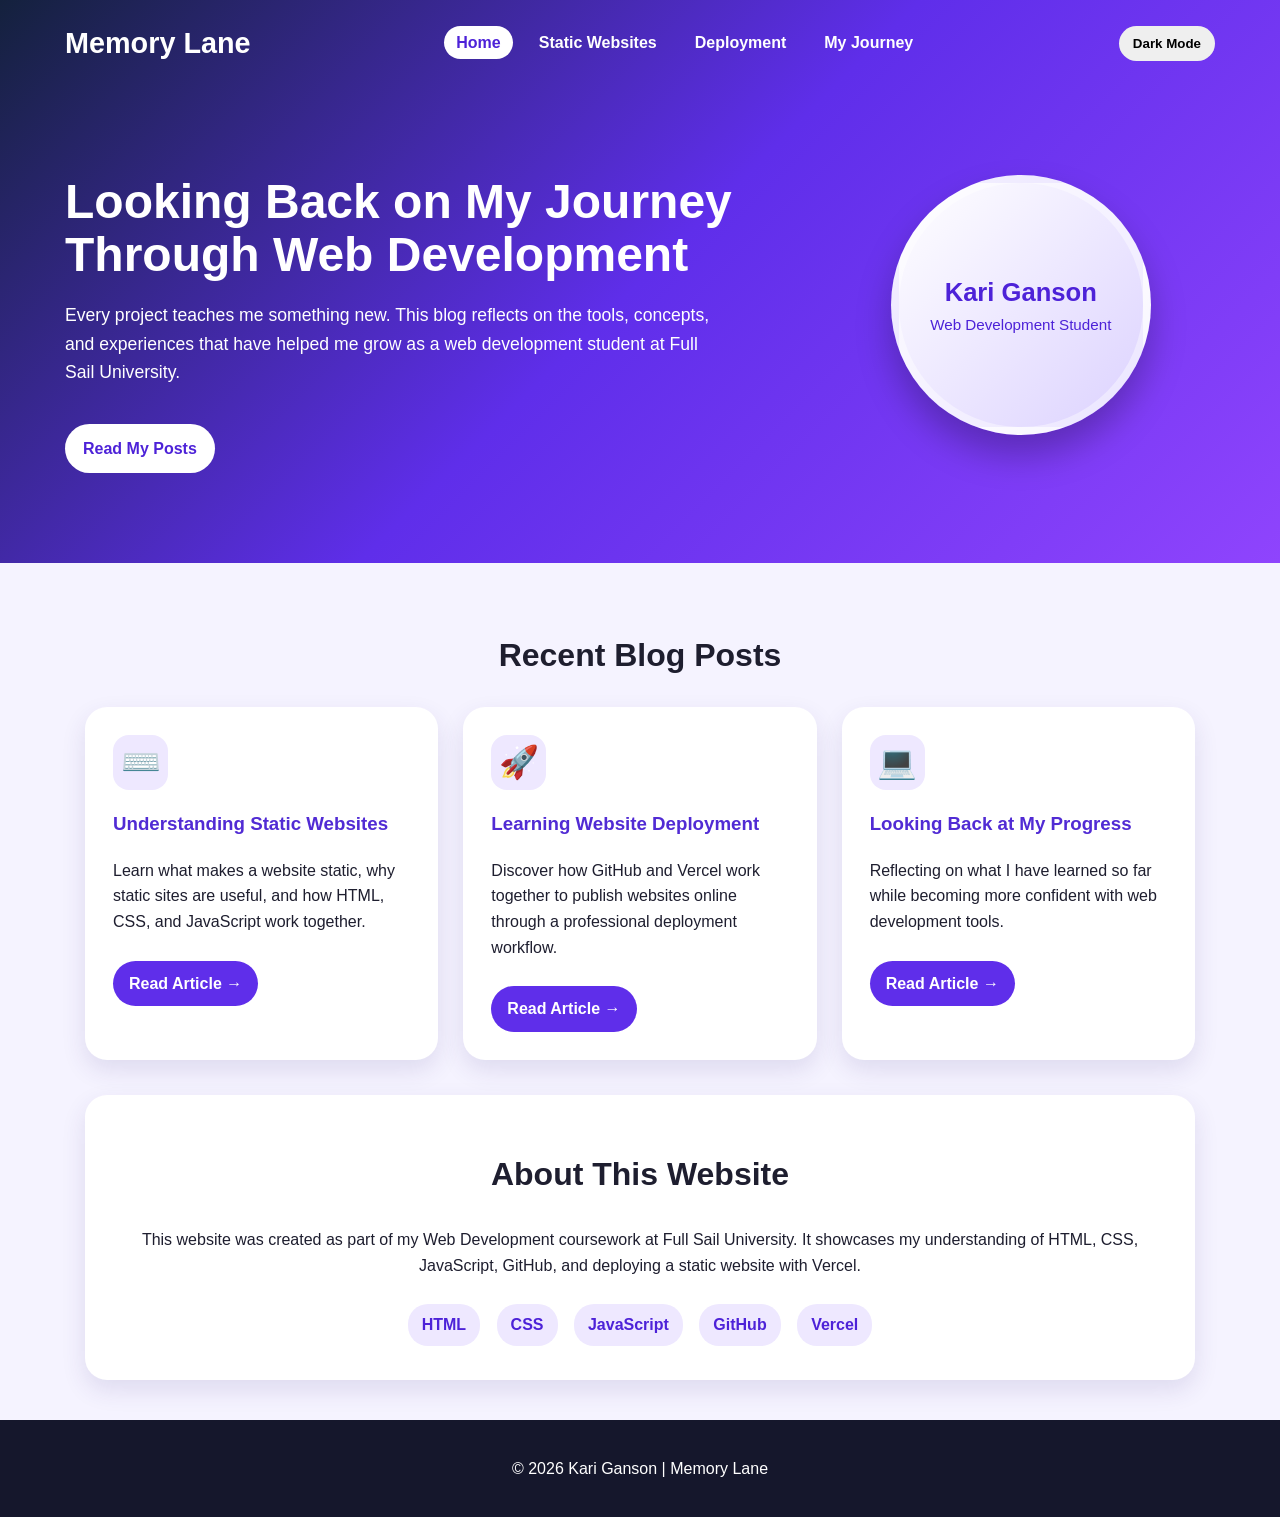
<file: index.html>
<!doctype html>
<html lang="en">
  <head>
    <meta charset="UTF-8" />
    <meta name="viewport" content="width=device-width, initial-scale=1.0" />
    <title>Memory Lane | Web Development Journal</title>
    <link rel="stylesheet" href="styles.css" />
  </head>
  <body>
    <header class="site-header">
      <nav class="navbar">
        <h1 class="logo">Memory Lane</h1>

        <ul>
          <li><a class="active" href="index.html">Home</a></li>
          <li><a href="post1.html">Static Websites</a></li>
          <li><a href="post2.html">Deployment</a></li>
          <li><a href="post3.html">My Journey</a></li>
        </ul>

        <button id="themeToggle">Dark Mode</button>
      </nav>

      <section class="hero">
        <div class="hero-text">
          <h2>Looking Back on My Journey Through Web Development</h2>
          <p>
            Every project teaches me something new. This blog reflects on the
            tools, concepts, and experiences that have helped me grow as a web
            development student at Full Sail University.
          </p>
          <a class="hero-btn" href="#posts">Read My Posts</a>
        </div>

        <div class="hero-image">
          <div class="photo-placeholder">
            <p>Kari Ganson</p>
            <span>Web Development Student</span>
          </div>
        </div>
      </section>
    </header>

    <main>
      <section id="posts" class="posts">
        <h2>Recent Blog Posts</h2>

        <div class="cards">
          <article class="card">
            <div class="icon">⌨️</div>
            <h3>Understanding Static Websites</h3>
            <p>
              Learn what makes a website static, why static sites are useful,
              and how HTML, CSS, and JavaScript work together.
            </p>
            <a href="post1.html">Read Article →</a>
          </article>

          <article class="card">
            <div class="icon">🚀</div>
            <h3>Learning Website Deployment</h3>
            <p>
              Discover how GitHub and Vercel work together to publish websites
              online through a professional deployment workflow.
            </p>
            <a href="post2.html">Read Article →</a>
          </article>

          <article class="card">
            <div class="icon">💻</div>
            <h3>Looking Back at My Progress</h3>
            <p>
              Reflecting on what I have learned so far while becoming more
              confident with web development tools.
            </p>
            <a href="post3.html">Read Article →</a>
          </article>
        </div>
      </section>

      <section class="about">
        <h2>About This Website</h2>
        <p>
          This website was created as part of my Web Development coursework at
          Full Sail University. It showcases my understanding of HTML, CSS,
          JavaScript, GitHub, and deploying a static website with Vercel.
        </p>

        <div class="skills">
          <span>HTML</span>
          <span>CSS</span>
          <span>JavaScript</span>
          <span>GitHub</span>
          <span>Vercel</span>
        </div>
      </section>
    </main>

    <footer>
      <p>© 2026 Kari Ganson | Memory Lane</p>
    </footer>

    <script src="script.js"></script>
  </body>
</html>
</file>
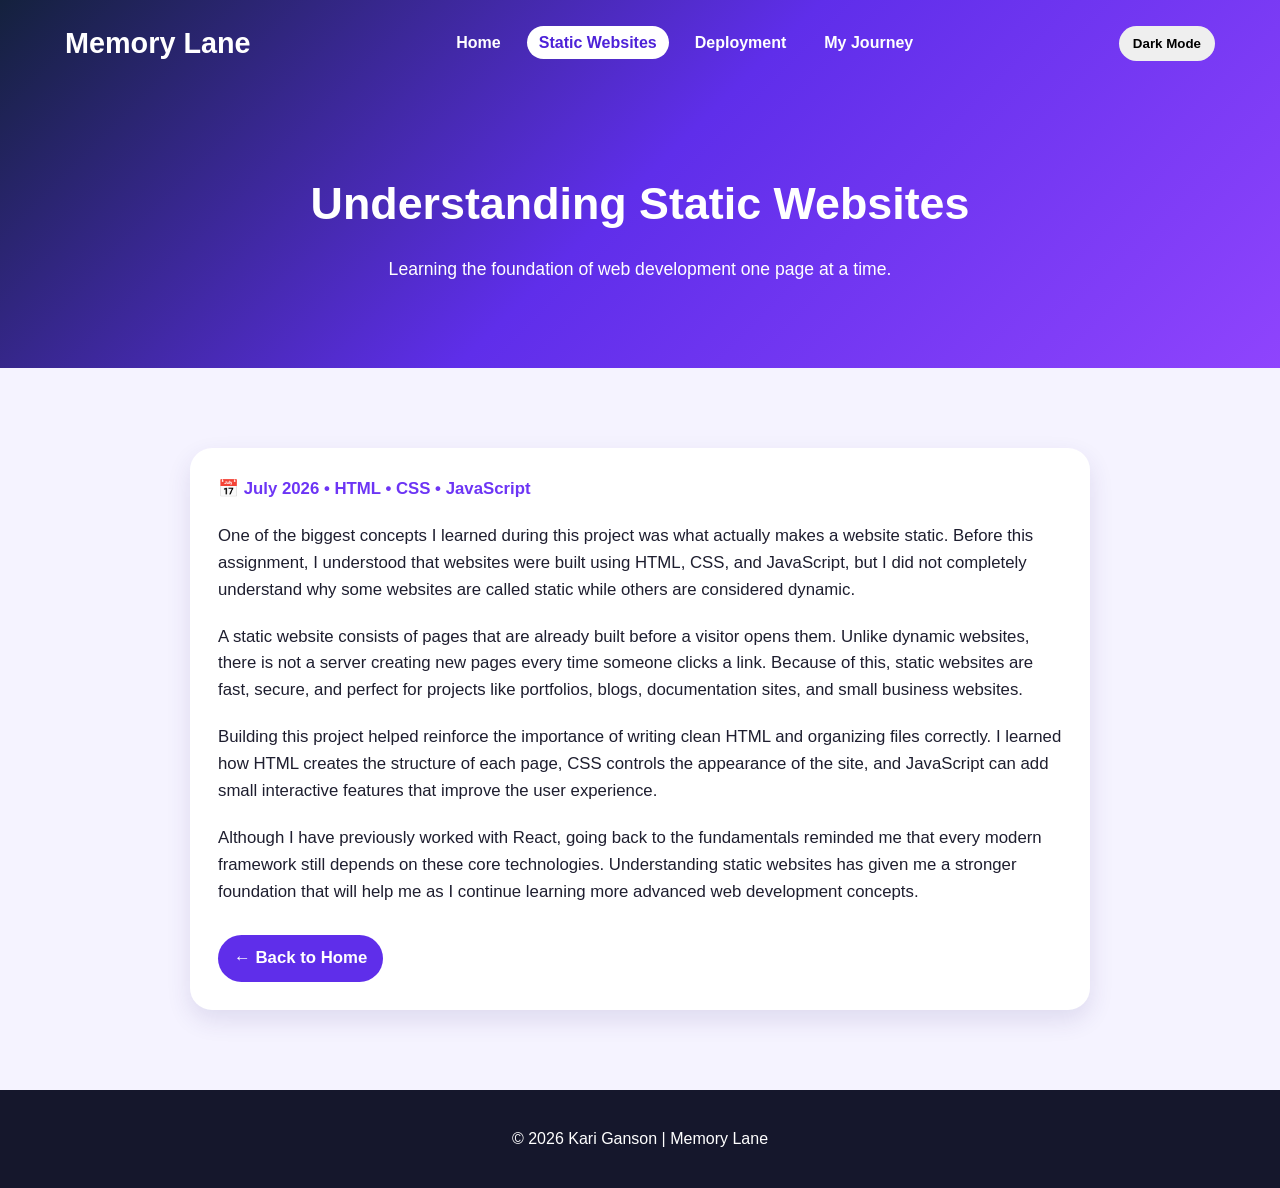
<file: post1.html>
<!doctype html>
<html lang="en">
  <head>
    <meta charset="UTF-8" />
    <meta name="viewport" content="width=device-width, initial-scale=1.0" />
    <title>Understanding Static Websites | Memory Lane</title>
    <link rel="stylesheet" href="styles.css" />
  </head>
  <body>
    <header class="site-header">
      <nav class="navbar">
        <h1 class="logo">Memory Lane</h1>

        <ul>
          <li><a href="index.html">Home</a></li>
          <li><a class="active" href="post1.html">Static Websites</a></li>
          <li><a href="post2.html">Deployment</a></li>
          <li><a href="post3.html">My Journey</a></li>
        </ul>

        <button id="themeToggle">Dark Mode</button>
      </nav>

      <section class="post-hero">
        <h2>Understanding Static Websites</h2>
        <p>Learning the foundation of web development one page at a time.</p>
      </section>
    </header>

    <main>
      <article class="post-page">
        <div class="post-meta">📅 July 2026 • HTML • CSS • JavaScript</div>

        <p>
          One of the biggest concepts I learned during this project was what
          actually makes a website static. Before this assignment, I understood
          that websites were built using HTML, CSS, and JavaScript, but I did
          not completely understand why some websites are called static while
          others are considered dynamic.
        </p>

        <p>
          A static website consists of pages that are already built before a
          visitor opens them. Unlike dynamic websites, there is not a server
          creating new pages every time someone clicks a link. Because of this,
          static websites are fast, secure, and perfect for projects like
          portfolios, blogs, documentation sites, and small business websites.
        </p>

        <p>
          Building this project helped reinforce the importance of writing clean
          HTML and organizing files correctly. I learned how HTML creates the
          structure of each page, CSS controls the appearance of the site, and
          JavaScript can add small interactive features that improve the user
          experience.
        </p>

        <p>
          Although I have previously worked with React, going back to the
          fundamentals reminded me that every modern framework still depends on
          these core technologies. Understanding static websites has given me a
          stronger foundation that will help me as I continue learning more
          advanced web development concepts.
        </p>

        <a class="back-link" href="index.html">← Back to Home</a>
      </article>
    </main>

    <footer>
      <p>© 2026 Kari Ganson | Memory Lane</p>
    </footer>

    <script src="script.js"></script>
  </body>
</html>
</file>
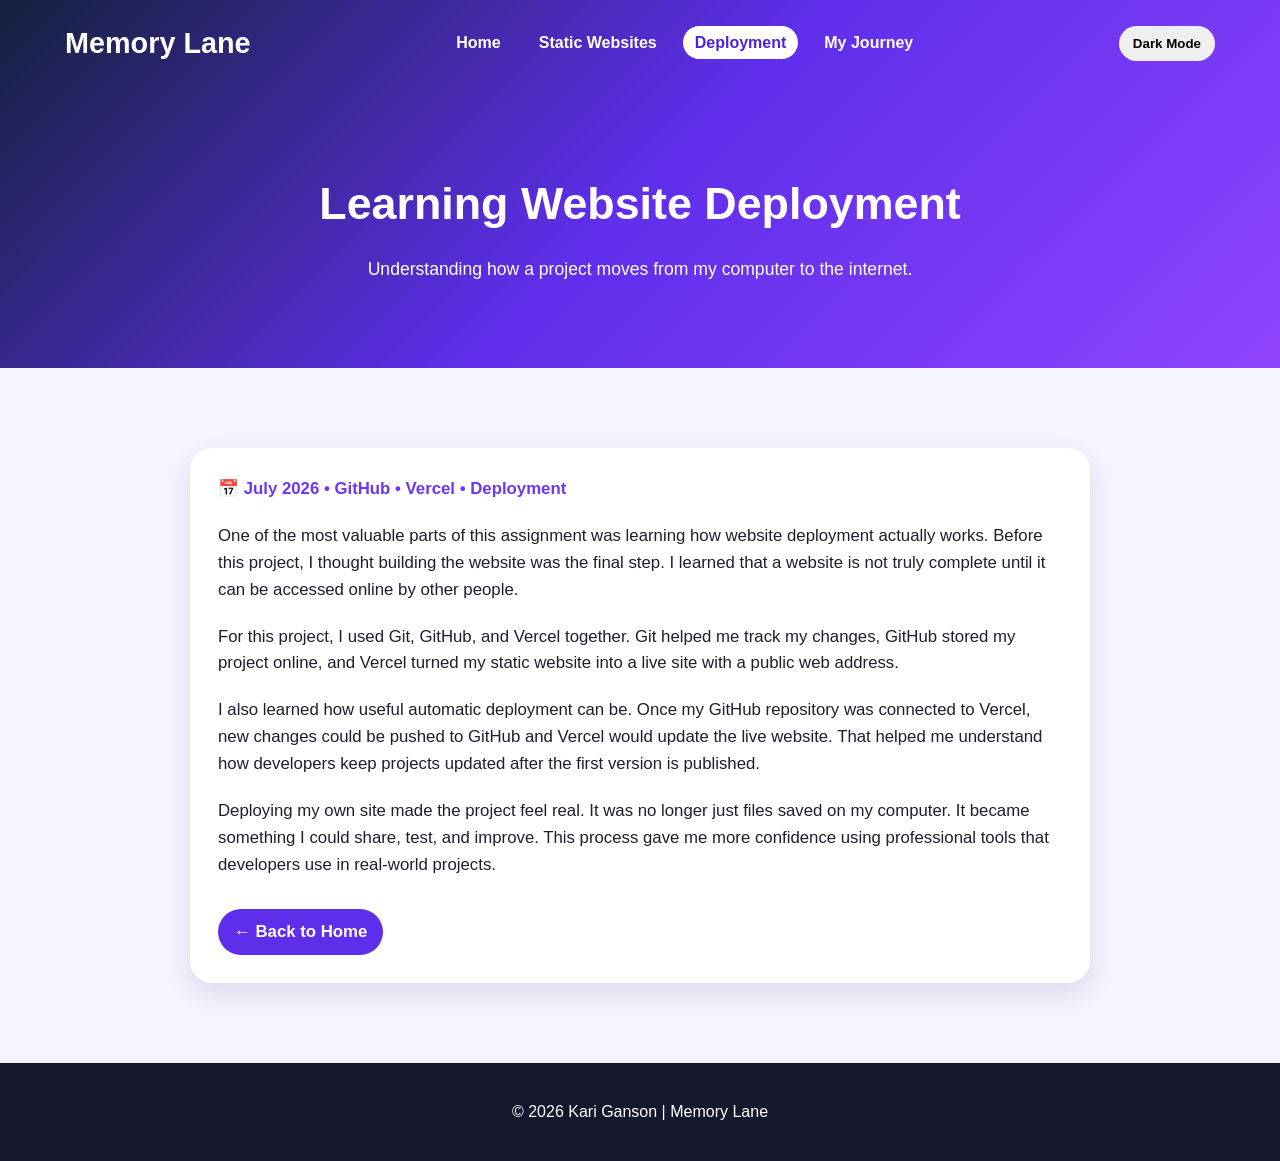
<file: post2.html>
<!doctype html>
<html lang="en">
  <head>
    <meta charset="UTF-8" />
    <meta name="viewport" content="width=device-width, initial-scale=1.0" />
    <title>Learning Website Deployment | Memory Lane</title>
    <link rel="stylesheet" href="styles.css" />
  </head>
  <body>
    <header class="site-header">
      <nav class="navbar">
        <h1 class="logo">Memory Lane</h1>

        <ul>
          <li><a href="index.html">Home</a></li>
          <li><a href="post1.html">Static Websites</a></li>
          <li><a class="active" href="post2.html">Deployment</a></li>
          <li><a href="post3.html">My Journey</a></li>
        </ul>

        <button id="themeToggle">Dark Mode</button>
      </nav>

      <section class="post-hero">
        <h2>Learning Website Deployment</h2>
        <p>
          Understanding how a project moves from my computer to the internet.
        </p>
      </section>
    </header>

    <main>
      <article class="post-page">
        <div class="post-meta">📅 July 2026 • GitHub • Vercel • Deployment</div>

        <p>
          One of the most valuable parts of this assignment was learning how
          website deployment actually works. Before this project, I thought
          building the website was the final step. I learned that a website is
          not truly complete until it can be accessed online by other people.
        </p>

        <p>
          For this project, I used Git, GitHub, and Vercel together. Git helped
          me track my changes, GitHub stored my project online, and Vercel
          turned my static website into a live site with a public web address.
        </p>

        <p>
          I also learned how useful automatic deployment can be. Once my GitHub
          repository was connected to Vercel, new changes could be pushed to
          GitHub and Vercel would update the live website. That helped me
          understand how developers keep projects updated after the first
          version is published.
        </p>

        <p>
          Deploying my own site made the project feel real. It was no longer
          just files saved on my computer. It became something I could share,
          test, and improve. This process gave me more confidence using
          professional tools that developers use in real-world projects.
        </p>

        <a class="back-link" href="index.html">← Back to Home</a>
      </article>
    </main>

    <footer>
      <p>© 2026 Kari Ganson | Memory Lane</p>
    </footer>

    <script src="script.js"></script>
  </body>
</html>
</file>
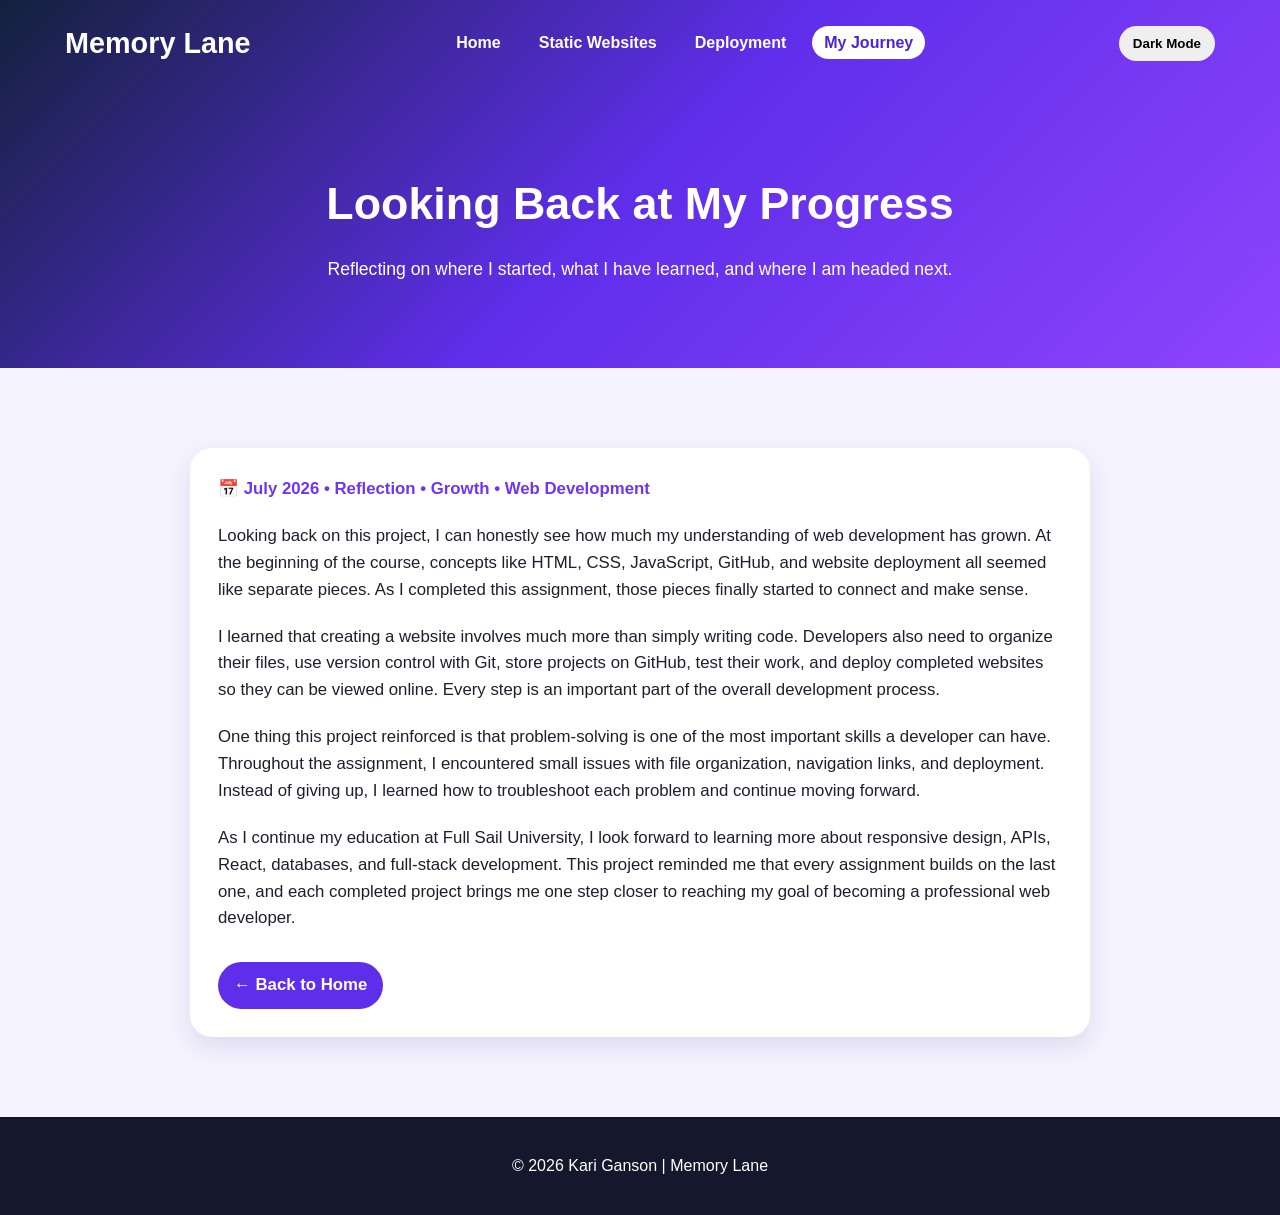
<file: post3.html>
<!doctype html>
<html lang="en">
  <head>
    <meta charset="UTF-8" />
    <meta name="viewport" content="width=device-width, initial-scale=1.0" />
    <title>Looking Back at My Progress | Memory Lane</title>
    <link rel="stylesheet" href="styles.css" />
  </head>
  <body>
    <header class="site-header">
      <nav class="navbar">
        <h1 class="logo">Memory Lane</h1>

        <ul>
          <li><a href="index.html">Home</a></li>
          <li><a href="post1.html">Static Websites</a></li>
          <li><a href="post2.html">Deployment</a></li>
          <li><a class="active" href="post3.html">My Journey</a></li>
        </ul>

        <button id="themeToggle">Dark Mode</button>
      </nav>

      <section class="post-hero">
        <h2>Looking Back at My Progress</h2>
        <p>
          Reflecting on where I started, what I have learned, and where I am
          headed next.
        </p>
      </section>
    </header>

    <main>
      <article class="post-page">
        <div class="post-meta">
          📅 July 2026 • Reflection • Growth • Web Development
        </div>

        <p>
          Looking back on this project, I can honestly see how much my
          understanding of web development has grown. At the beginning of the
          course, concepts like HTML, CSS, JavaScript, GitHub, and website
          deployment all seemed like separate pieces. As I completed this
          assignment, those pieces finally started to connect and make sense.
        </p>

        <p>
          I learned that creating a website involves much more than simply
          writing code. Developers also need to organize their files, use
          version control with Git, store projects on GitHub, test their work,
          and deploy completed websites so they can be viewed online. Every step
          is an important part of the overall development process.
        </p>

        <p>
          One thing this project reinforced is that problem-solving is one of
          the most important skills a developer can have. Throughout the
          assignment, I encountered small issues with file organization,
          navigation links, and deployment. Instead of giving up, I learned how
          to troubleshoot each problem and continue moving forward.
        </p>

        <p>
          As I continue my education at Full Sail University, I look forward to
          learning more about responsive design, APIs, React, databases, and
          full-stack development. This project reminded me that every assignment
          builds on the last one, and each completed project brings me one step
          closer to reaching my goal of becoming a professional web developer.
        </p>

        <a class="back-link" href="index.html">← Back to Home</a>
      </article>
    </main>

    <footer>
      <p>© 2026 Kari Ganson | Memory Lane</p>
    </footer>

    <script src="script.js"></script>
  </body>
</html>
</file>
<file: styles.css>
* {
  box-sizing: border-box;
}

body {
  margin: 0;
  font-family: Arial, Helvetica, sans-serif;
  background: #f5f3ff;
  color: #1e1e2f;
  line-height: 1.6;
  animation: fadeIn 0.6s ease-in;
}

.site-header {
  background: linear-gradient(135deg, #14213d, #5f2eea, #8f44fd);
  color: white;
  padding: 20px;
}

.navbar {
  max-width: 1150px;
  margin: auto;
  display: flex;
  align-items: center;
  justify-content: space-between;
  gap: 18px;
}

.logo {
  font-size: 1.8rem;
  margin: 0;
}

.navbar ul {
  list-style: none;
  display: flex;
  gap: 14px;
  padding: 0;
  margin: 0;
}

.navbar a {
  color: white;
  text-decoration: none;
  font-weight: bold;
  padding: 8px 12px;
  border-radius: 20px;
}

.navbar a:hover,
.navbar a.active {
  background: white;
  color: #4d22d8;
  text-decoration: none;
}

#themeToggle {
  border: none;
  border-radius: 25px;
  padding: 10px 14px;
  cursor: pointer;
  font-weight: bold;
}

#themeToggle:hover {
  background: #eee8ff;
}

.hero {
  max-width: 1150px;
  margin: auto;
  padding: 70px 0;
  display: grid;
  grid-template-columns: 1.3fr 0.7fr;
  gap: 40px;
  align-items: center;
}

.hero h2 {
  font-size: 3rem;
  line-height: 1.1;
  margin-bottom: 20px;
}

.hero p {
  font-size: 1.1rem;
  max-width: 650px;
}

.hero-btn {
  display: inline-block;
  margin-top: 20px;
  background: white;
  color: #4d22d8;
  text-decoration: none;
  font-weight: bold;
  padding: 12px 18px;
  border-radius: 28px;
}

.hero-btn:hover {
  background: #eee8ff;
}

.hero-image {
  display: flex;
  justify-content: center;
}

.photo-placeholder {
  width: 260px;
  height: 260px;
  border-radius: 50%;
  background: linear-gradient(135deg, #ffffff, #dcd2ff);
  color: #4d22d8;
  display: flex;
  flex-direction: column;
  align-items: center;
  justify-content: center;
  border: 8px solid rgba(255, 255, 255, 0.4);
  text-align: center;
  box-shadow: 0 20px 35px rgba(0, 0, 0, 0.25);
}

.photo-placeholder p {
  font-size: 1.6rem;
  font-weight: bold;
  margin: 0;
}

.photo-placeholder span {
  font-size: 0.95rem;
}

.post-hero {
  max-width: 900px;
  margin: auto;
  padding: 65px 20px;
  text-align: center;
}

.post-hero h2 {
  font-size: 2.8rem;
  margin-bottom: 15px;
}

.post-hero p {
  font-size: 1.1rem;
  max-width: 700px;
  margin: auto;
}

main {
  max-width: 1150px;
  margin: auto;
  padding: 40px 20px;
}

.posts h2,
.about h2 {
  text-align: center;
  font-size: 2rem;
}

.cards {
  display: grid;
  grid-template-columns: repeat(3, 1fr);
  gap: 25px;
  margin-top: 25px;
}

.card,
.about,
.post-page {
  background: white;
  border-radius: 22px;
  padding: 28px;
  box-shadow: 0 10px 25px rgba(60, 40, 120, 0.12);
}

.card {
  transition: transform 0.25s ease, box-shadow 0.25s ease;
}

.card:hover {
  transform: translateY(-8px);
  box-shadow: 0 16px 35px rgba(60, 40, 120, 0.2);
}

.card .icon {
  background: #eee8ff;
  color: #4d22d8;
  width: 55px;
  height: 55px;
  border-radius: 16px;
  display: flex;
  align-items: center;
  justify-content: center;
  font-size: 2rem;
}

.card h3 {
  color: #512bd4;
}

.card a,
.back-link {
  display: inline-block;
  margin-top: 10px;
  color: white;
  background: #5f2eea;
  padding: 10px 16px;
  border-radius: 24px;
  text-decoration: none;
  font-weight: bold;
}

.card a:hover,
.back-link:hover {
  background: #3d1ba6;
}

.about {
  margin-top: 35px;
  text-align: center;
}

.skills {
  margin-top: 20px;
}

.skills span {
  display: inline-block;
  background: #eee8ff;
  color: #4d22d8;
  padding: 8px 14px;
  margin: 6px;
  border-radius: 20px;
  font-weight: bold;
}

.post-page {
  max-width: 900px;
  margin: 40px auto;
  font-size: 1.05rem;
}

.post-page p {
  margin-bottom: 20px;
}

.post-meta {
  color: #6d35f5;
  font-weight: bold;
  margin-bottom: 20px;
}

footer {
  background: #15172c;
  color: white;
  text-align: center;
  padding: 20px;
}

.dark-mode {
  background: #101224;
  color: #f4f4ff;
}

.dark-mode .card,
.dark-mode .about,
.dark-mode .post-page {
  background: #1d2140;
  color: #f4f4ff;
}

.dark-mode .card h3,
.dark-mode .about h2,
.dark-mode .posts h2,
.dark-mode .post-page h2 {
  color: #c8b8ff;
}

.dark-mode .skills span,
.dark-mode .card .icon {
  background: #312b61;
  color: #f4f4ff;
}

.dark-mode .post-meta {
  color: #c8b8ff;
}

@keyframes fadeIn {
  from {
    opacity: 0;
    transform: translateY(8px);
  }

  to {
    opacity: 1;
    transform: translateY(0);
  }
}

@media (max-width: 850px) {
  .navbar,
  .navbar ul {
    flex-direction: column;
  }

  .hero {
    grid-template-columns: 1fr;
    text-align: center;
  }

  .hero h2 {
    font-size: 2.2rem;
  }

  .post-hero h2 {
    font-size: 2.1rem;
  }

  .cards {
    grid-template-columns: 1fr;
  }
}
</file>
